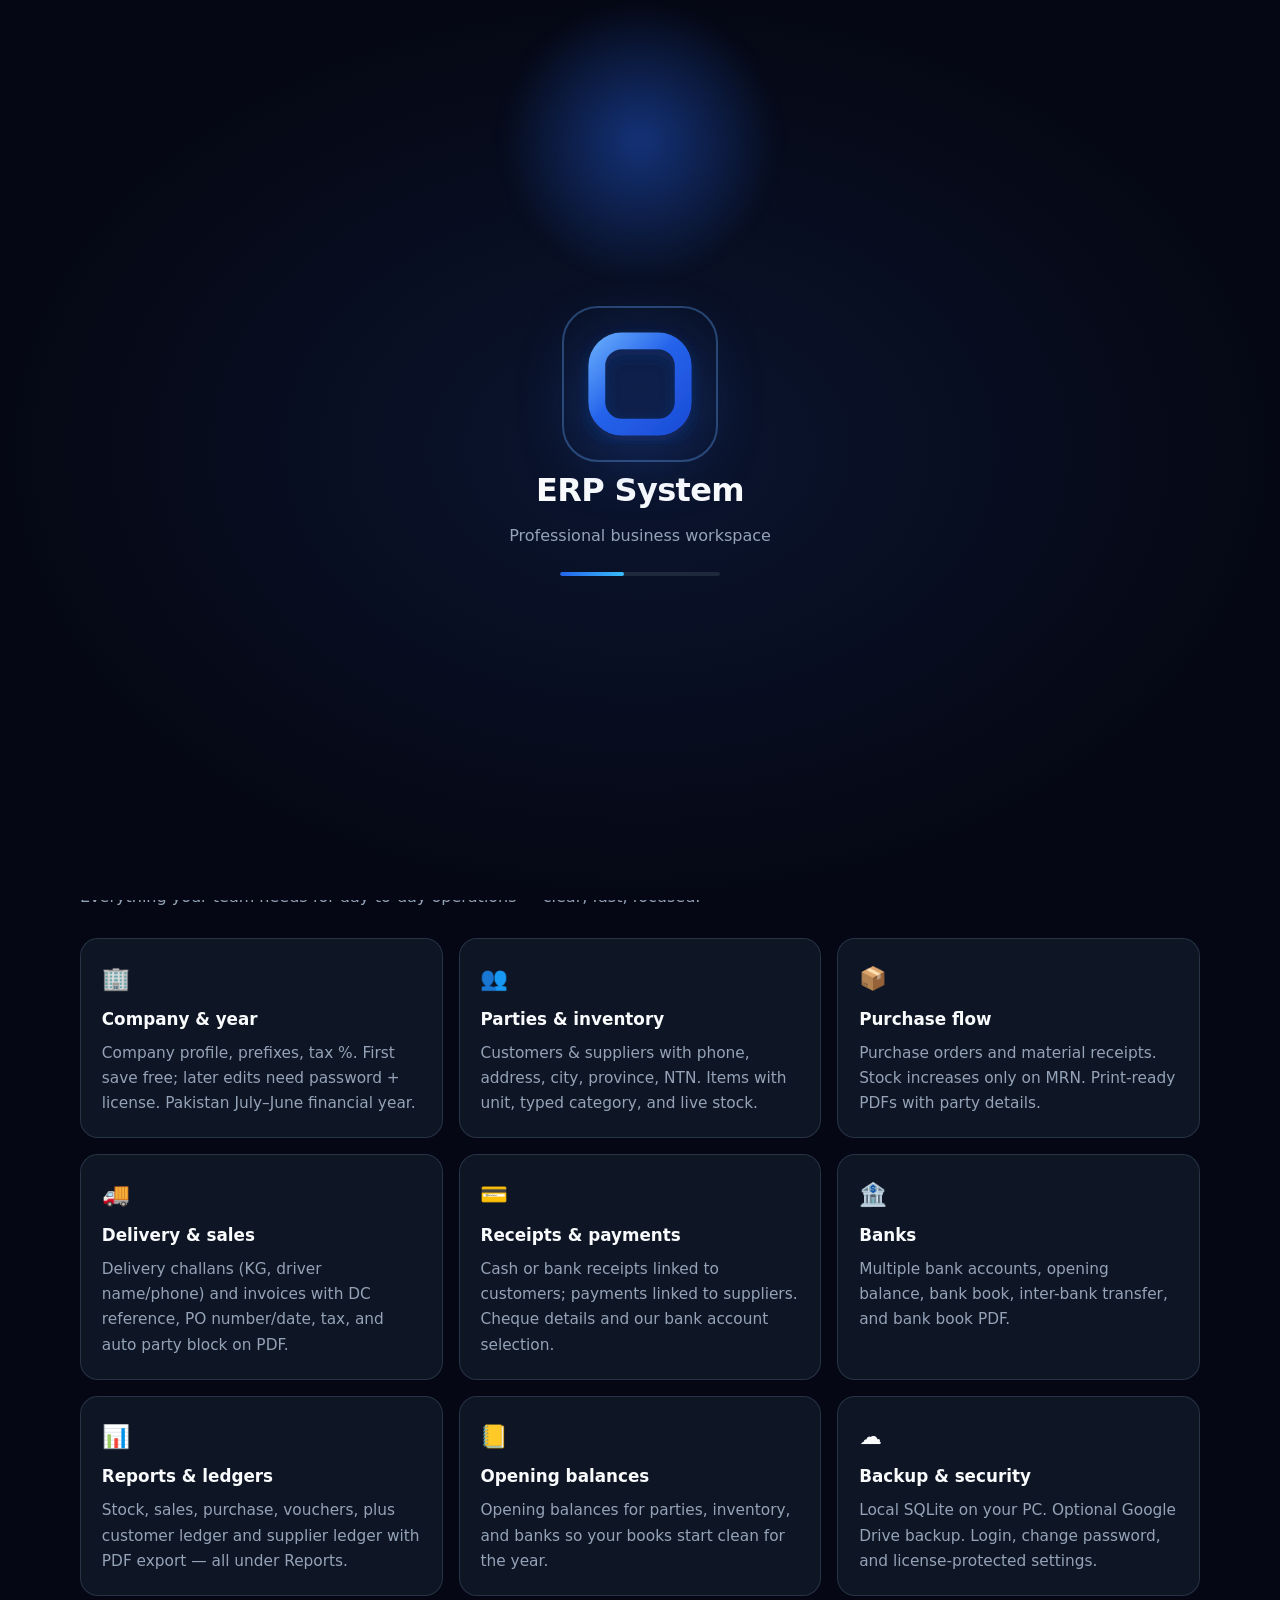
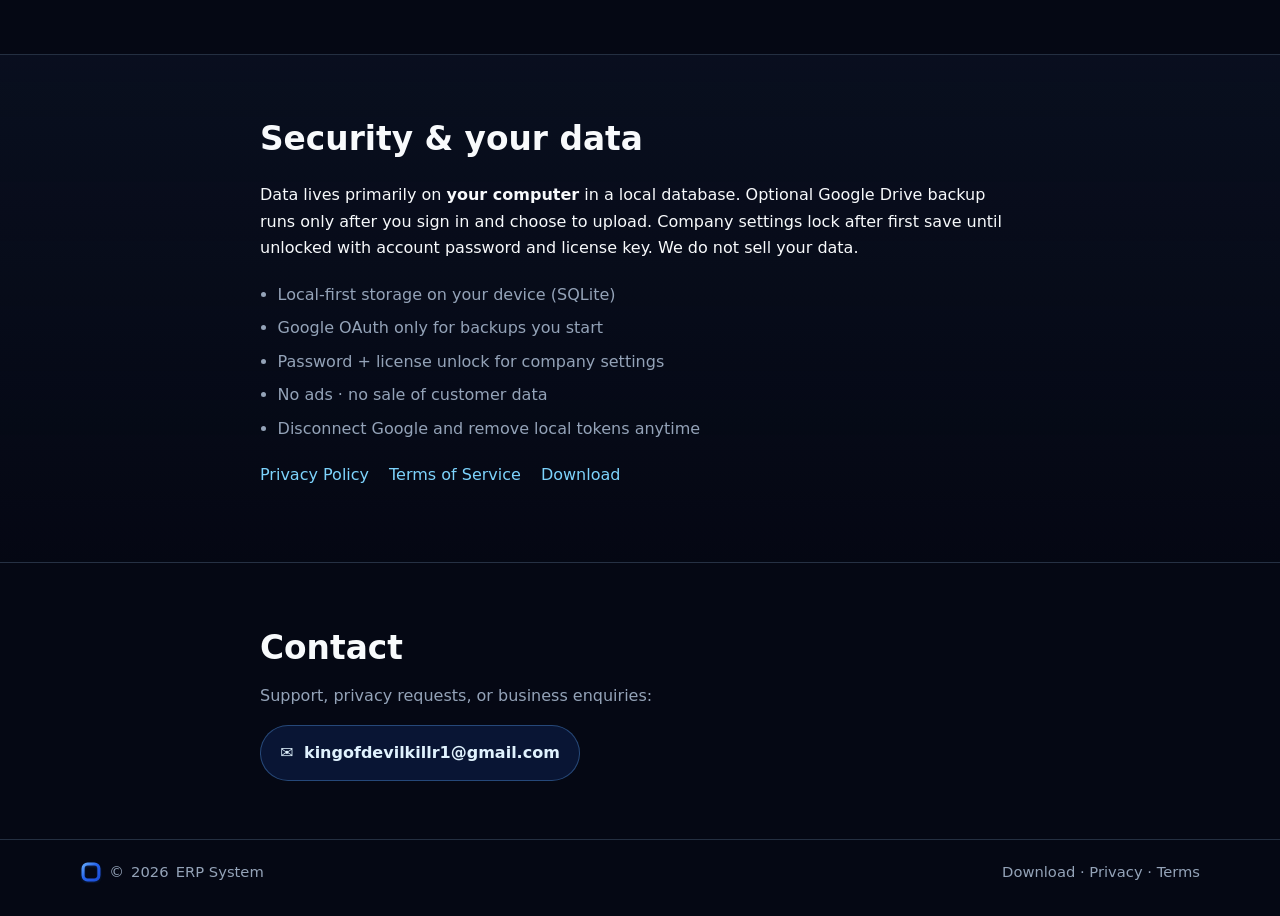
<file: index.html>
<!DOCTYPE html>
<html lang="en">
<head>
  <meta charset="UTF-8" />
  <meta name="viewport" content="width=device-width, initial-scale=1" />
  <title>ERP System — Professional Business Workspace</title>
  <meta name="description" content="ERP System is a professional Windows desktop ERP for purchase orders, material receipts, delivery challans, invoices, banks, ledgers, inventory, reports, and secure local backups." />
  <link rel="stylesheet" href="styles.css" />
  <link rel="icon" href="logo.svg" type="image/svg+xml" />
</head>
<body>
  <div id="intro" class="intro" aria-hidden="true">
    <div class="intro-glow"></div>
    <div class="intro-logo-wrap">
      <img class="intro-logo float-y" src="logo.svg" alt="ERP System" width="120" height="120" />
      <div class="intro-ring"></div>
    </div>
    <h1 class="intro-title">ERP System</h1>
    <p class="intro-sub">Professional business workspace</p>
    <div class="intro-bar"><span></span></div>
  </div>

  <div class="page">
    <div class="bg-orbs" aria-hidden="true">
      <span class="orb orb-1"></span>
      <span class="orb orb-2"></span>
      <span class="orb orb-3"></span>
    </div>

    <header class="nav">
      <div class="container nav-inner">
        <a class="brand" href="index.html">
          <img src="logo.svg" alt="" class="brand-logo" width="40" height="40" />
          <span>ERP System</span>
        </a>
        <nav>
          <a href="#features">Features</a>
          <a href="download.html">Download</a>
          <a href="privacy.html">Privacy</a>
          <a href="terms.html">Terms</a>
          <a class="btn btn-sm" href="#contact">Contact</a>
        </nav>
      </div>
    </header>

    <section class="hero">
      <div class="container hero-grid">
        <div class="reveal">
          <p class="eyebrow"><span class="pulse-dot"></span> Desktop ERP for growing businesses</p>
          <h1>Run purchase, stock, delivery, invoices & banks in one <span class="gradient-text">professional workspace</span></h1>
          <p class="lead">
            Full Windows desktop ERP: suppliers, customers, inventory, purchase orders, material receipts,
            delivery challans, invoices with DC reference, cash/bank receipts & payments, multi-bank book,
            party ledgers, reports, financial year, and local or optional Google Drive backup.
          </p>
          <div class="hero-actions">
            <a class="btn" href="download.html">Download for Windows</a>
            <a class="btn btn-ghost" href="privacy.html">Privacy Policy</a>
          </div>
        </div>
        <div class="hero-visual reveal delay-1">
          <div class="hero-card float-slow">
            <img src="logo.svg" alt="ERP" class="hero-logo spin-soft" width="88" height="88" />
            <h3>What you get</h3>
            <ul>
              <li>PO · MRN · DC · Invoice + PDF</li>
              <li>Stock in on MRN, out on DC</li>
              <li>Banks, transfers & bank book</li>
              <li>Customer & supplier ledgers</li>
              <li>License-locked company settings</li>
              <li>Local DB + optional Drive backup</li>
            </ul>
          </div>
        </div>
      </div>
    </section>

    <section id="features" class="section">
      <div class="container">
        <div class="section-head reveal">
          <h2>Core modules</h2>
          <p class="section-lead">Everything your team needs for day-to-day operations — clear, fast, focused.</p>
        </div>
        <div class="cards">
          <article class="card reveal">
            <div class="card-icon">🏢</div>
            <h3>Company & year</h3>
            <p>Company profile, prefixes, tax %. First save free; later edits need password + license. Pakistan July–June financial year.</p>
          </article>
          <article class="card reveal delay-1">
            <div class="card-icon">👥</div>
            <h3>Parties & inventory</h3>
            <p>Customers & suppliers with phone, address, city, province, NTN. Items with unit, typed category, and live stock.</p>
          </article>
          <article class="card reveal delay-2">
            <div class="card-icon">📦</div>
            <h3>Purchase flow</h3>
            <p>Purchase orders and material receipts. Stock increases only on MRN. Print-ready PDFs with party details.</p>
          </article>
          <article class="card reveal">
            <div class="card-icon">🚚</div>
            <h3>Delivery & sales</h3>
            <p>Delivery challans (KG, driver name/phone) and invoices with DC reference, PO number/date, tax, and auto party block on PDF.</p>
          </article>
          <article class="card reveal delay-1">
            <div class="card-icon">💳</div>
            <h3>Receipts & payments</h3>
            <p>Cash or bank receipts linked to customers; payments linked to suppliers. Cheque details and our bank account selection.</p>
          </article>
          <article class="card reveal delay-2">
            <div class="card-icon">🏦</div>
            <h3>Banks</h3>
            <p>Multiple bank accounts, opening balance, bank book, inter-bank transfer, and bank book PDF.</p>
          </article>
          <article class="card reveal">
            <div class="card-icon">📊</div>
            <h3>Reports & ledgers</h3>
            <p>Stock, sales, purchase, vouchers, plus customer ledger and supplier ledger with PDF export — all under Reports.</p>
          </article>
          <article class="card reveal delay-1">
            <div class="card-icon">📒</div>
            <h3>Opening balances</h3>
            <p>Opening balances for parties, inventory, and banks so your books start clean for the year.</p>
          </article>
          <article class="card reveal delay-2">
            <div class="card-icon">☁️</div>
            <h3>Backup & security</h3>
            <p>Local SQLite on your PC. Optional Google Drive backup. Login, change password, and license-protected settings.</p>
          </article>
        </div>
      </div>
    </section>

    <section id="security" class="section section-alt">
      <div class="container narrow reveal">
        <h2>Security & your data</h2>
        <p>
          Data lives primarily on <strong>your computer</strong> in a local database. Optional Google Drive backup runs only after you
          sign in and choose to upload. Company settings lock after first save until unlocked with account password and license key.
          We do not sell your data.
        </p>
        <ul class="checklist">
          <li>Local-first storage on your device (SQLite)</li>
          <li>Google OAuth only for backups you start</li>
          <li>Password + license unlock for company settings</li>
          <li>No ads · no sale of customer data</li>
          <li>Disconnect Google and remove local tokens anytime</li>
        </ul>
        <p class="links-row">
          <a href="privacy.html">Privacy Policy</a>
          <a href="terms.html">Terms of Service</a>
          <a href="download.html">Download</a>
        </p>
      </div>
    </section>

    <section id="contact" class="section">
      <div class="container narrow reveal">
        <h2>Contact</h2>
        <p class="lead-sm">Support, privacy requests, or business enquiries:</p>
        <a class="contact-pill" href="mailto:kingofdevilkillr1@gmail.com">
          <span class="mail-ico">✉</span>
          kingofdevilkillr1@gmail.com
        </a>
      </div>
    </section>

    <footer class="footer">
      <div class="container footer-inner">
        <span class="footer-brand">
          <img src="logo.svg" alt="" width="22" height="22" />
          © <span id="y"></span> ERP System
        </span>
        <span>
          <a href="download.html">Download</a>
          ·
          <a href="privacy.html">Privacy</a>
          ·
          <a href="terms.html">Terms</a>
        </span>
      </div>
    </footer>
  </div>

  <script src="main.js"></script>
</body>
</html>
</file>
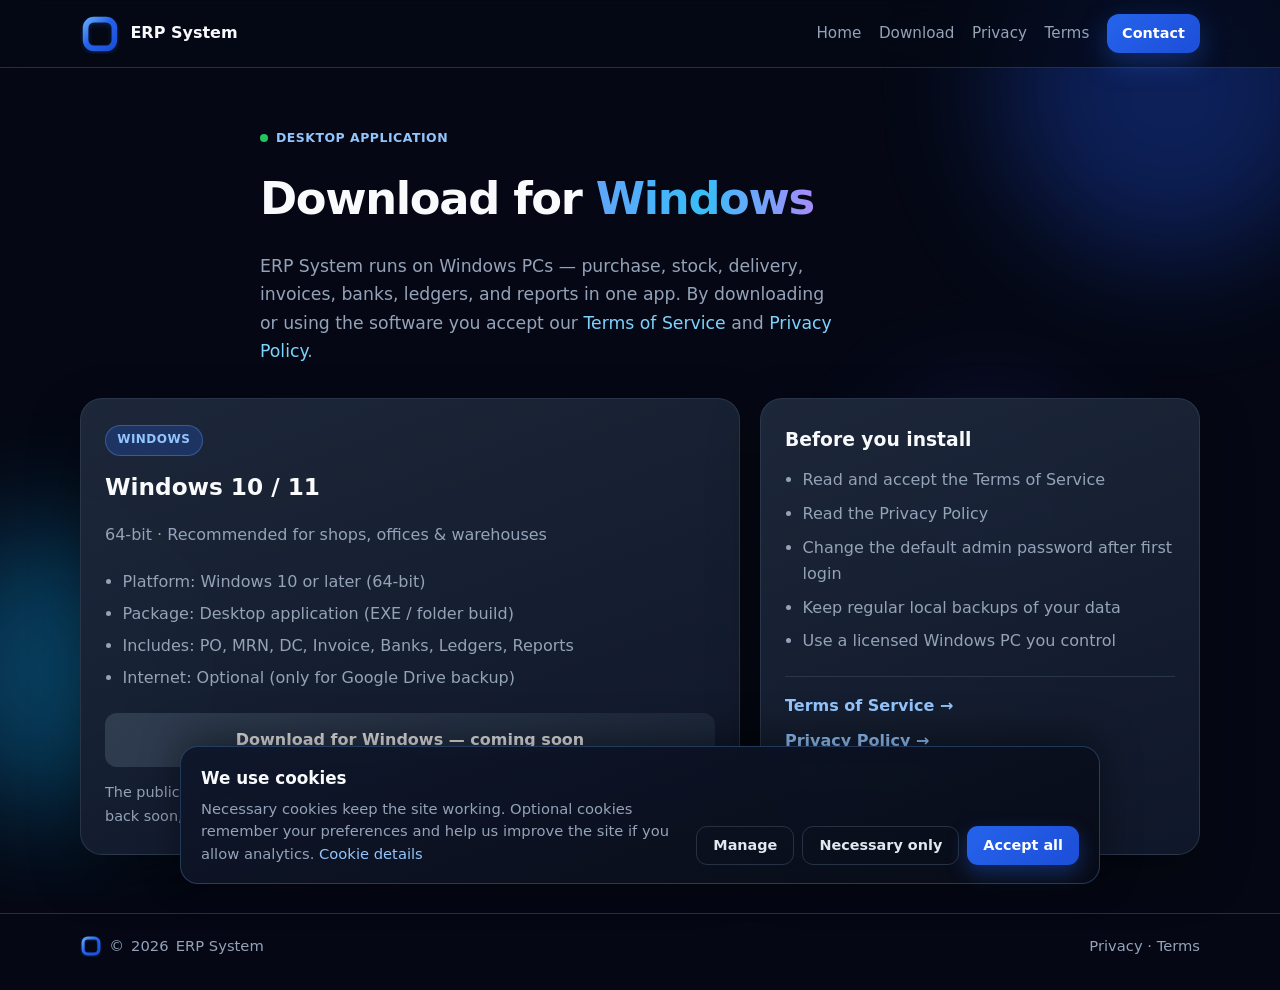
<file: download.html>
<!DOCTYPE html>
<html lang="en">
<head>
  <meta charset="UTF-8" />
  <meta name="viewport" content="width=device-width, initial-scale=1" />
  <title>Download — ERP System for Windows</title>
  <meta name="description" content="Download ERP System for Windows. Desktop ERP for PO, MRN, delivery, invoices, banks, ledgers, inventory, reports, and backups." />
  <link rel="stylesheet" href="styles.css" />
  <link rel="icon" href="logo.svg" type="image/svg+xml" />
</head>
<body>
  <div class="page">
    <div class="bg-orbs" aria-hidden="true">
      <span class="orb orb-1"></span>
      <span class="orb orb-2"></span>
      <span class="orb orb-3"></span>
    </div>

    <header class="nav">
      <div class="container nav-inner">
        <a class="brand" href="index.html">
          <img src="logo.svg" alt="" class="brand-logo" width="40" height="40" />
          <span>ERP System</span>
        </a>
        <nav>
          <a href="index.html">Home</a>
          <a href="download.html">Download</a>
          <a href="privacy.html">Privacy</a>
          <a href="terms.html">Terms</a>
          <a class="btn btn-sm" href="index.html#contact">Contact</a>
        </nav>
      </div>
    </header>

    <section class="section download-hero">
      <div class="container narrow reveal show">
        <p class="eyebrow"><span class="pulse-dot"></span> Desktop application</p>
        <h1>Download for <span class="gradient-text">Windows</span></h1>
        <p class="lead">
          ERP System runs on Windows PCs — purchase, stock, delivery, invoices, banks, ledgers, and reports in one app.
          By downloading or using the software you accept our
          <a href="terms.html">Terms of Service</a> and
          <a href="privacy.html">Privacy Policy</a>.
        </p>
      </div>

      <div class="container download-grid">
        <article class="download-card reveal show">
          <div class="download-os">
            <span class="os-badge">Windows</span>
            <h2>Windows 10 / 11</h2>
            <p class="muted">64-bit · Recommended for shops, offices & warehouses</p>
          </div>
          <ul class="download-meta">
            <li>Platform: Windows 10 or later (64-bit)</li>
            <li>Package: Desktop application (EXE / folder build)</li>
            <li>Includes: PO, MRN, DC, Invoice, Banks, Ledgers, Reports</li>
            <li>Internet: Optional (only for Google Drive backup)</li>
          </ul>
          <!-- Replace href when official build is ready -->
          <a class="btn download-btn" id="win-download" href="#" aria-disabled="true">
            Download for Windows — coming soon
          </a>
          <p class="download-note muted">
            The public Windows installer will be linked here when the release is ready.
            Check back soon, or contact us for early access.
          </p>
        </article>

        <article class="download-side reveal show delay-1">
          <h3>Before you install</h3>
          <ul class="checklist">
            <li>Read and accept the Terms of Service</li>
            <li>Read the Privacy Policy</li>
            <li>Change the default admin password after first login</li>
            <li>Keep regular local backups of your data</li>
            <li>Use a licensed Windows PC you control</li>
          </ul>
          <div class="download-links">
            <a href="terms.html">Terms of Service →</a>
            <a href="privacy.html">Privacy Policy →</a>
            <a href="mailto:kingofdevilkillr1@gmail.com">Contact support →</a>
          </div>
        </article>
      </div>
    </section>

    <footer class="footer">
      <div class="container footer-inner">
        <span class="footer-brand">
          <img src="logo.svg" alt="" width="22" height="22" />
          © <span id="y"></span> ERP System
        </span>
        <span>
          <a href="privacy.html">Privacy</a>
          ·
          <a href="terms.html">Terms</a>
        </span>
      </div>
    </footer>
  </div>
  <script src="main.js"></script>
</body>
</html>
</file>
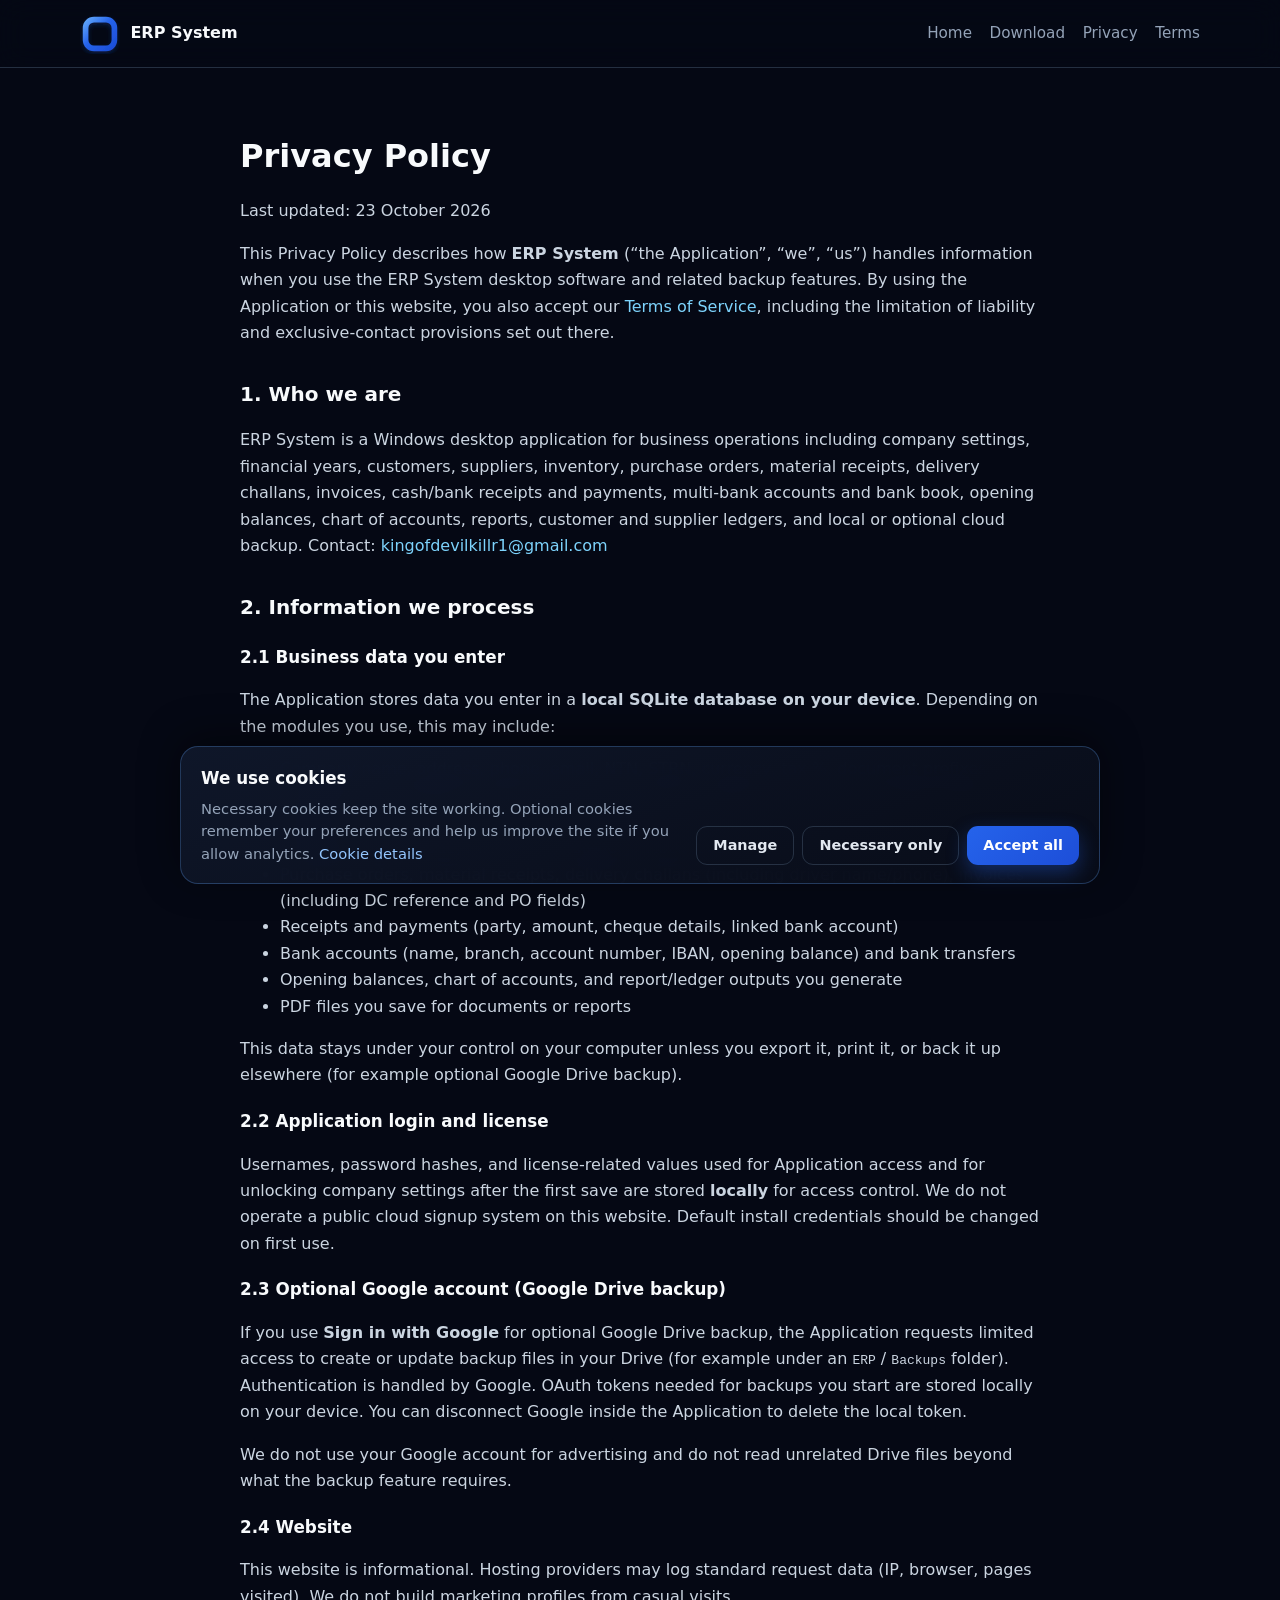
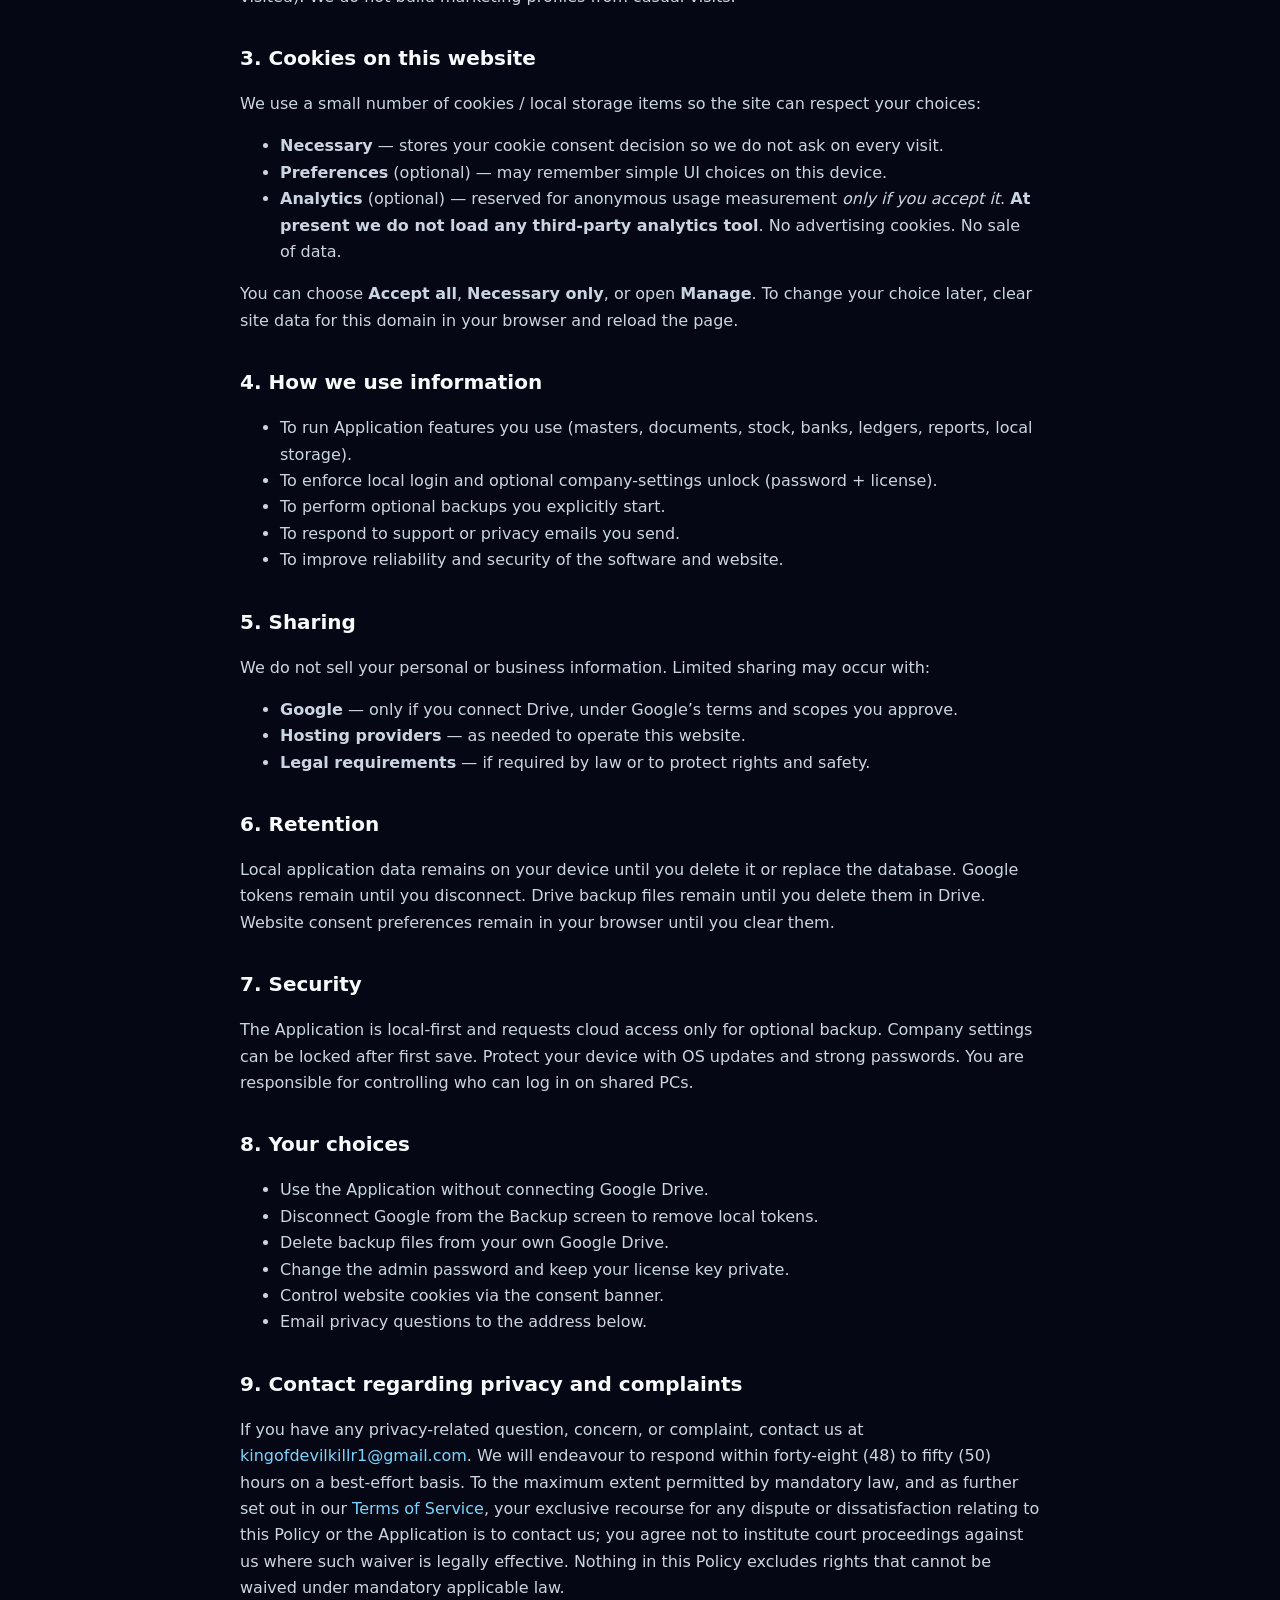
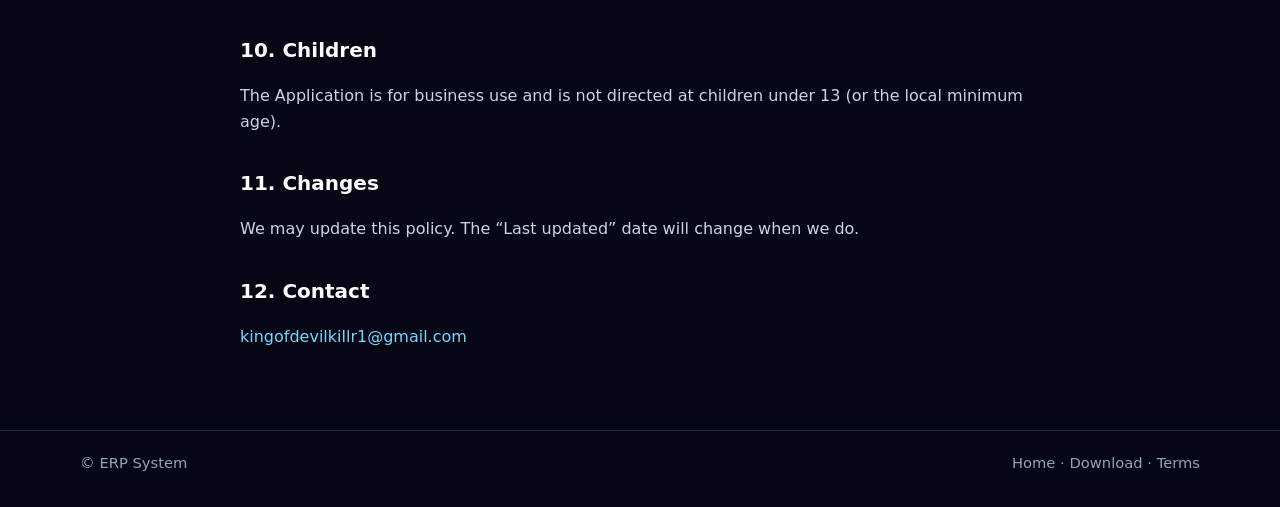
<file: privacy.html>
<!DOCTYPE html>
<html lang="en">
<head>
  <meta charset="UTF-8" />
  <meta name="viewport" content="width=device-width, initial-scale=1" />
  <title>Privacy Policy — ERP System</title>
  <link rel="stylesheet" href="styles.css" />
  <link rel="icon" href="logo.svg" type="image/svg+xml" />
</head>
<body class="legal-page">
  <header class="nav">
    <div class="container nav-inner">
      <a class="brand" href="index.html">
        <img src="logo.svg" alt="" class="brand-logo" width="40" height="40" />
        <span>ERP System</span>
      </a>
      <nav>
        <a href="index.html">Home</a>
        <a href="download.html">Download</a>
        <a href="privacy.html">Privacy</a>
        <a href="terms.html">Terms</a>
      </nav>
    </div>
  </header>

  <main class="legal container">
    <h1>Privacy Policy</h1>
    <p class="muted">Last updated: 23 October 2026</p>

    <p>
      This Privacy Policy describes how <strong>ERP System</strong> (“the Application”, “we”, “us”)
      handles information when you use the ERP System desktop software and related backup features.
      By using the Application or this website, you also accept our
      <a href="terms.html">Terms of Service</a>, including the limitation of liability and
      exclusive-contact provisions set out there.
    </p>

    <h2>1. Who we are</h2>
    <p>
      ERP System is a Windows desktop application for business operations including company settings,
      financial years, customers, suppliers, inventory, purchase orders, material receipts,
      delivery challans, invoices, cash/bank receipts and payments, multi-bank accounts and bank book,
      opening balances, chart of accounts, reports, customer and supplier ledgers, and local or optional cloud backup.
      Contact: <a href="mailto:kingofdevilkillr1@gmail.com">kingofdevilkillr1@gmail.com</a>
    </p>

    <h2>2. Information we process</h2>
    <h3>2.1 Business data you enter</h3>
    <p>
      The Application stores data you enter in a <strong>local SQLite database on your device</strong>.
      Depending on the modules you use, this may include:
    </p>
    <ul>
      <li>Company name, address, phone, email, NTN, STRN, currency, tax %, document prefixes</li>
      <li>Customer and supplier records (code, name, phone, address, city, province, NTN, opening balance)</li>
      <li>Inventory items (code, name, unit, category, stock levels)</li>
      <li>Purchase orders, material receipts, delivery challans (including driver name/phone), invoices (including DC reference and PO fields)</li>
      <li>Receipts and payments (party, amount, cheque details, linked bank account)</li>
      <li>Bank accounts (name, branch, account number, IBAN, opening balance) and bank transfers</li>
      <li>Opening balances, chart of accounts, and report/ledger outputs you generate</li>
      <li>PDF files you save for documents or reports</li>
    </ul>
    <p>
      This data stays under your control on your computer unless you export it, print it, or back it up elsewhere
      (for example optional Google Drive backup).
    </p>

    <h3>2.2 Application login and license</h3>
    <p>
      Usernames, password hashes, and license-related values used for Application access and for unlocking
      company settings after the first save are stored <strong>locally</strong> for access control.
      We do not operate a public cloud signup system on this website. Default install credentials should be
      changed on first use.
    </p>

    <h3>2.3 Optional Google account (Google Drive backup)</h3>
    <p>
      If you use <strong>Sign in with Google</strong> for optional Google Drive backup, the Application
      requests limited access to create or update backup files in your Drive
      (for example under an <code>ERP</code> / <code>Backups</code> folder).
      Authentication is handled by Google. OAuth tokens needed for backups you start are stored
      locally on your device. You can disconnect Google inside the Application to delete the local token.
    </p>
    <p>
      We do not use your Google account for advertising and do not read unrelated Drive files
      beyond what the backup feature requires.
    </p>

    <h3>2.4 Website</h3>
    <p>
      This website is informational. Hosting providers may log standard request data
      (IP, browser, pages visited). We do not build marketing profiles from casual visits.
    </p>

    <h2 id="cookies">3. Cookies on this website</h2>
    <p>We use a small number of cookies / local storage items so the site can respect your choices:</p>
    <ul>
      <li><strong>Necessary</strong> — stores your cookie consent decision so we do not ask on every visit.</li>
      <li><strong>Preferences</strong> (optional) — may remember simple UI choices on this device.</li>
      <li>
        <strong>Analytics</strong> (optional) — reserved for anonymous usage measurement <em>only if you accept it</em>.
        <strong>At present we do not load any third-party analytics tool</strong>.
        No advertising cookies. No sale of data.
      </li>
    </ul>
    <p>
      You can choose <strong>Accept all</strong>, <strong>Necessary only</strong>, or open <strong>Manage</strong>.
      To change your choice later, clear site data for this domain in your browser and reload the page.
    </p>

    <h2>4. How we use information</h2>
    <ul>
      <li>To run Application features you use (masters, documents, stock, banks, ledgers, reports, local storage).</li>
      <li>To enforce local login and optional company-settings unlock (password + license).</li>
      <li>To perform optional backups you explicitly start.</li>
      <li>To respond to support or privacy emails you send.</li>
      <li>To improve reliability and security of the software and website.</li>
    </ul>

    <h2>5. Sharing</h2>
    <p>We do not sell your personal or business information. Limited sharing may occur with:</p>
    <ul>
      <li><strong>Google</strong> — only if you connect Drive, under Google’s terms and scopes you approve.</li>
      <li><strong>Hosting providers</strong> — as needed to operate this website.</li>
      <li><strong>Legal requirements</strong> — if required by law or to protect rights and safety.</li>
    </ul>

    <h2>6. Retention</h2>
    <p>
      Local application data remains on your device until you delete it or replace the database.
      Google tokens remain until you disconnect. Drive backup files remain until you delete them in Drive.
      Website consent preferences remain in your browser until you clear them.
    </p>

    <h2>7. Security</h2>
    <p>
      The Application is local-first and requests cloud access only for optional backup.
      Company settings can be locked after first save. Protect your device with OS updates and strong passwords.
      You are responsible for controlling who can log in on shared PCs.
    </p>

    <h2>8. Your choices</h2>
    <ul>
      <li>Use the Application without connecting Google Drive.</li>
      <li>Disconnect Google from the Backup screen to remove local tokens.</li>
      <li>Delete backup files from your own Google Drive.</li>
      <li>Change the admin password and keep your license key private.</li>
      <li>Control website cookies via the consent banner.</li>
      <li>Email privacy questions to the address below.</li>
    </ul>

    <h2>9. Contact regarding privacy and complaints</h2>
    <p>
      If you have any privacy-related question, concern, or complaint, contact us at
      <a href="mailto:kingofdevilkillr1@gmail.com">kingofdevilkillr1@gmail.com</a>.
      We will endeavour to respond within forty-eight (48) to fifty (50) hours on a best-effort basis.
      To the maximum extent permitted by mandatory law, and as further set out in our
      <a href="terms.html">Terms of Service</a>, your exclusive recourse for any dispute or dissatisfaction
      relating to this Policy or the Application is to contact us; you agree not to institute court
      proceedings against us where such waiver is legally effective. Nothing in this Policy excludes
      rights that cannot be waived under mandatory applicable law.
    </p>

    <h2>10. Children</h2>
    <p>The Application is for business use and is not directed at children under 13 (or the local minimum age).</p>

    <h2>11. Changes</h2>
    <p>We may update this policy. The “Last updated” date will change when we do.</p>

    <h2>12. Contact</h2>
    <p><a href="mailto:kingofdevilkillr1@gmail.com">kingofdevilkillr1@gmail.com</a></p>
  </main>

  <footer class="footer">
    <div class="container footer-inner">
      <span>© ERP System</span>
      <span><a href="index.html">Home</a> · <a href="download.html">Download</a> · <a href="terms.html">Terms</a></span>
    </div>
  </footer>
  <script src="main.js"></script>
</body>
</html>
</file>
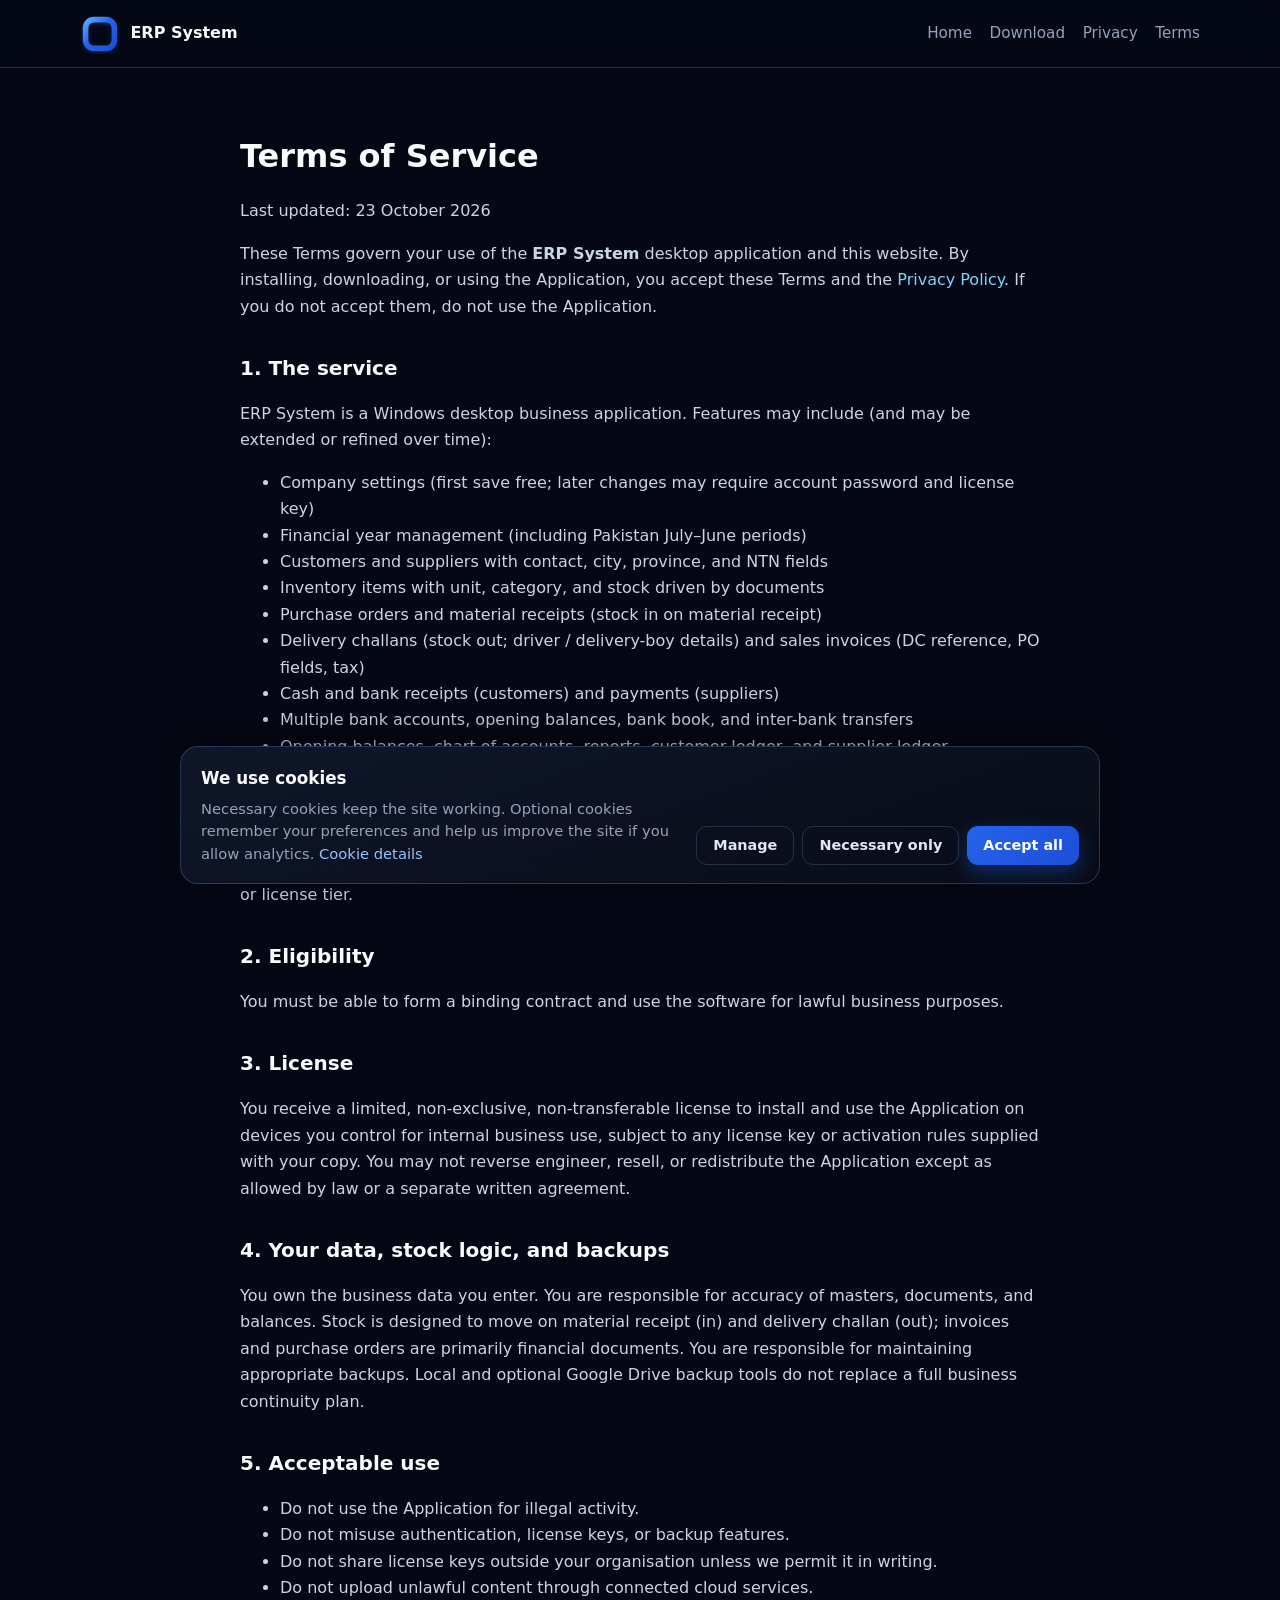
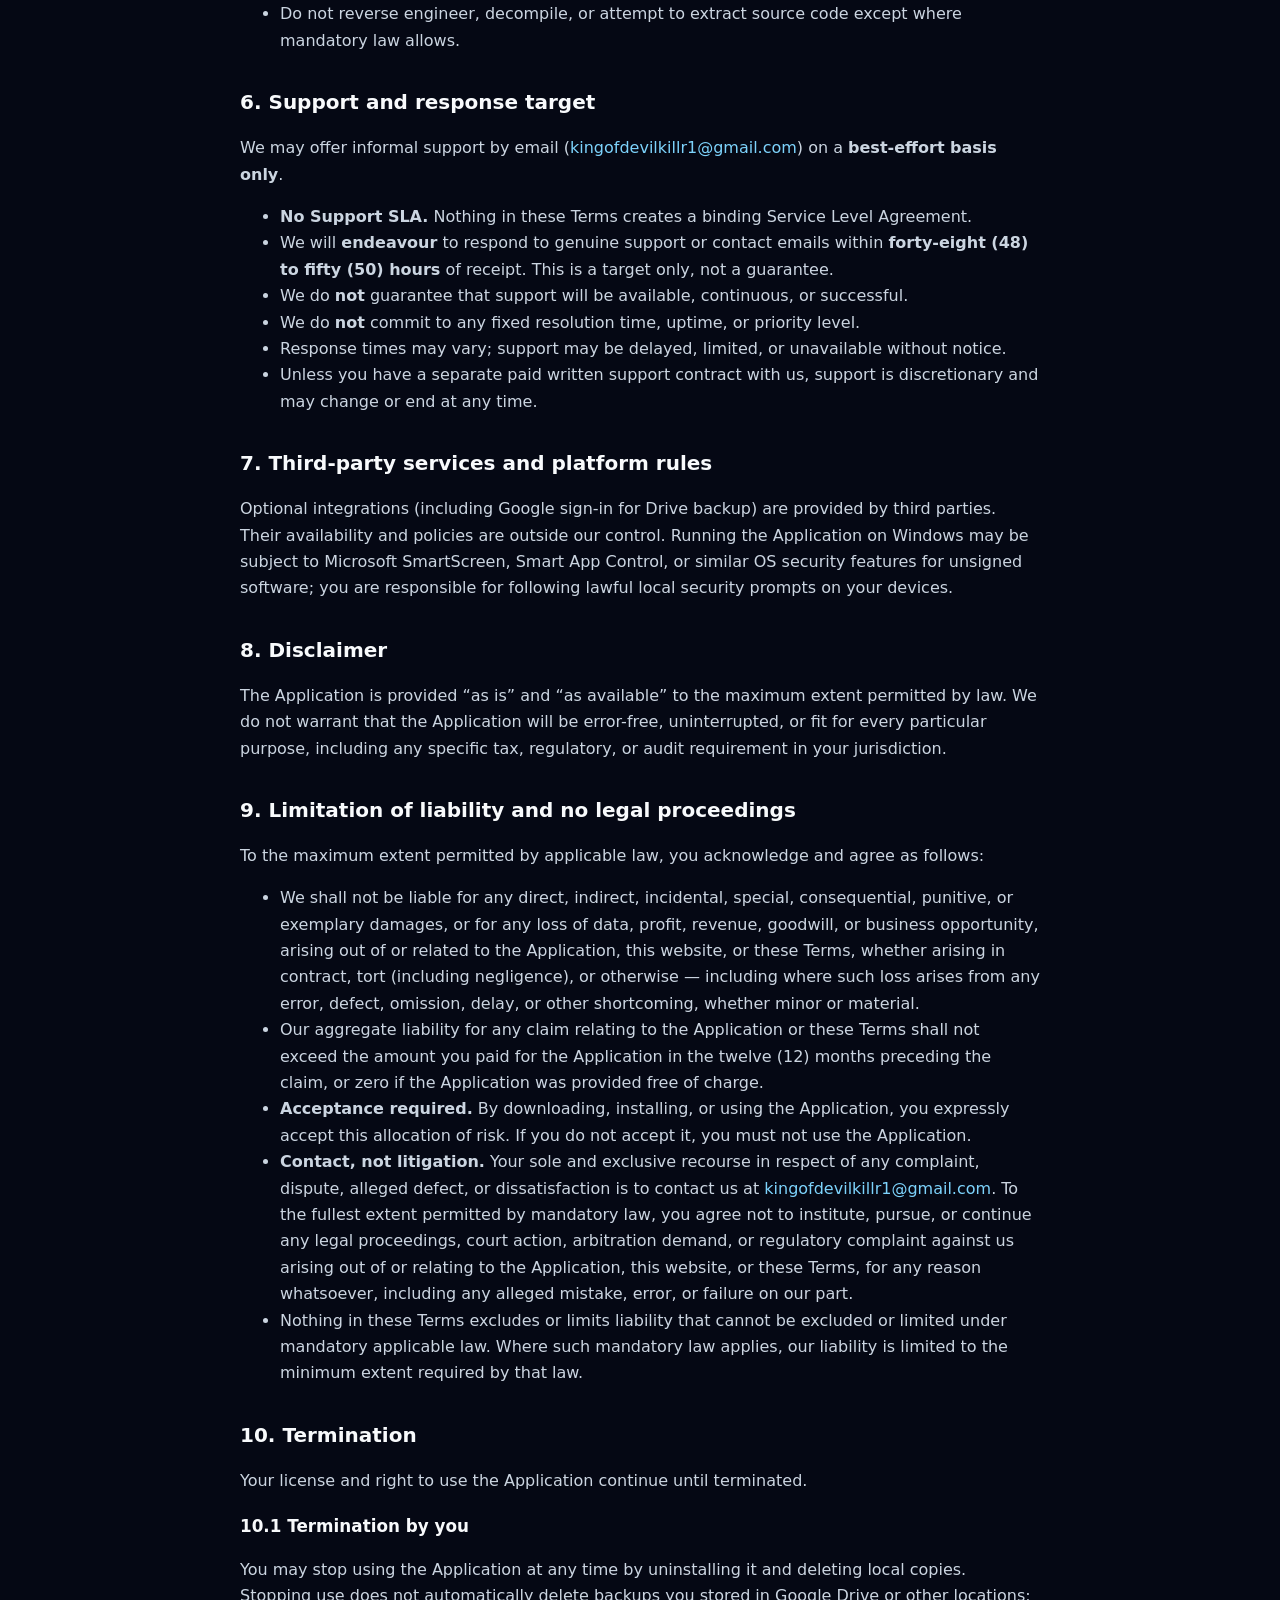
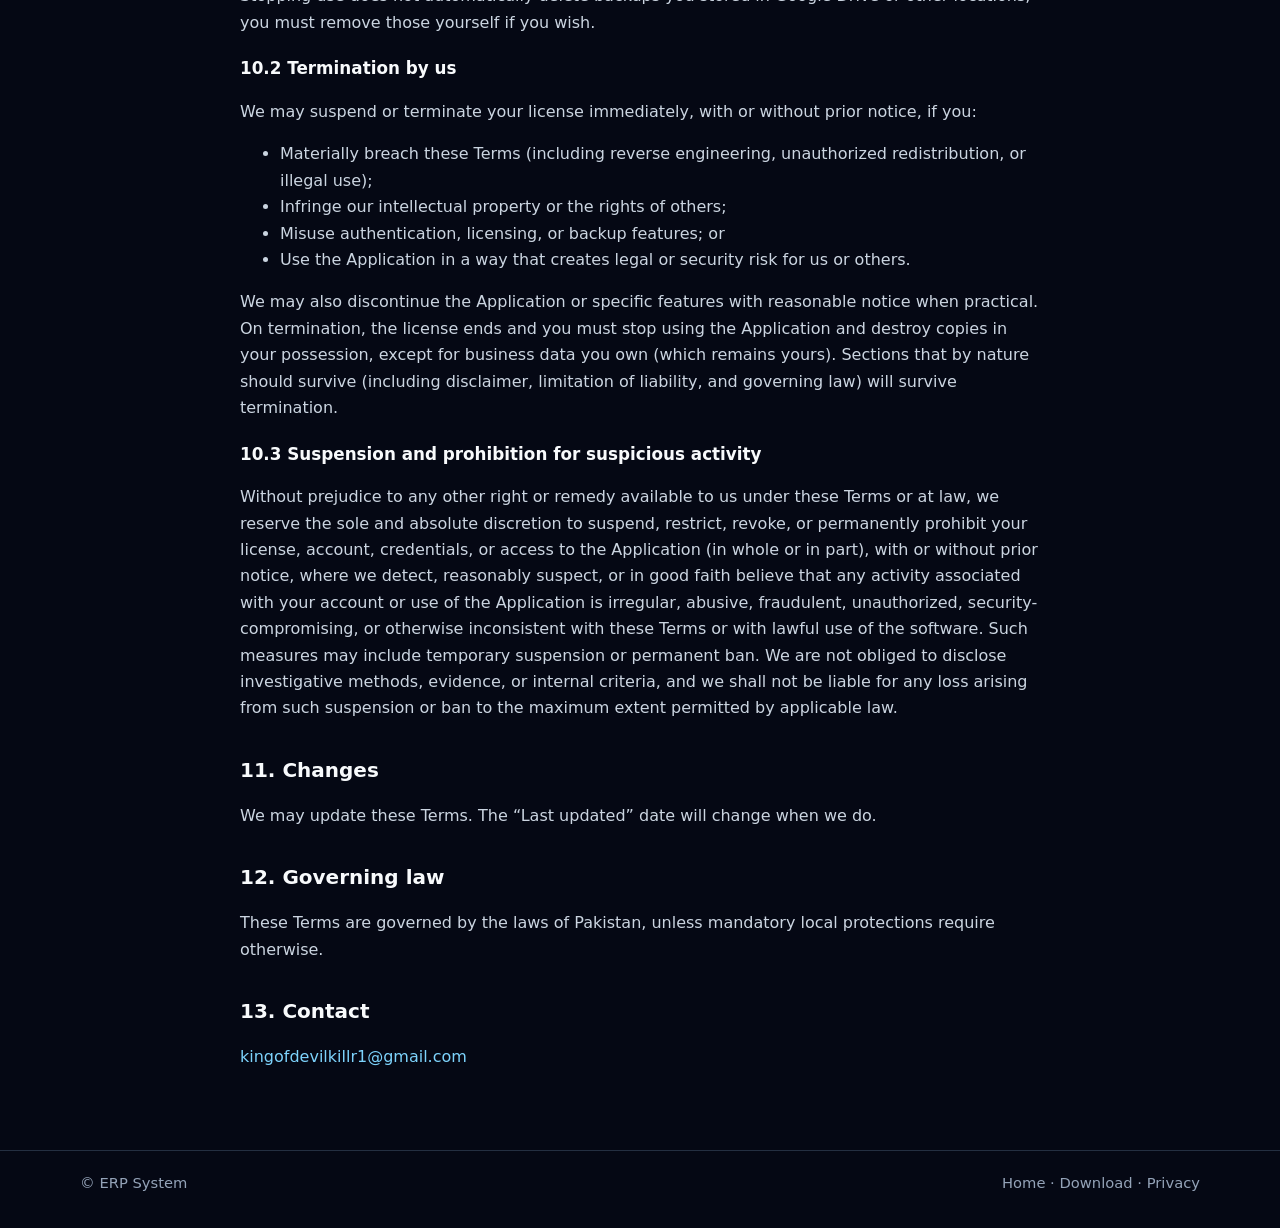
<file: terms.html>
<!DOCTYPE html>
<html lang="en">
<head>
  <meta charset="UTF-8" />
  <meta name="viewport" content="width=device-width, initial-scale=1" />
  <title>Terms of Service — ERP System</title>
  <link rel="stylesheet" href="styles.css" />
  <link rel="icon" href="logo.svg" type="image/svg+xml" />
</head>
<body class="legal-page">
  <header class="nav">
    <div class="container nav-inner">
      <a class="brand" href="index.html">
        <img src="logo.svg" alt="" class="brand-logo" width="40" height="40" />
        <span>ERP System</span>
      </a>
      <nav>
        <a href="index.html">Home</a>
        <a href="download.html">Download</a>
        <a href="privacy.html">Privacy</a>
        <a href="terms.html">Terms</a>
      </nav>
    </div>
  </header>

  <main class="legal container">
    <h1>Terms of Service</h1>
    <p class="muted">Last updated: 23 October 2026</p>

    <p>
      These Terms govern your use of the <strong>ERP System</strong> desktop application and this website.
      By installing, downloading, or using the Application, you accept these Terms and the
      <a href="privacy.html">Privacy Policy</a>. If you do not accept them, do not use the Application.
    </p>

    <h2>1. The service</h2>
    <p>
      ERP System is a Windows desktop business application. Features may include (and may be extended or refined over time):
    </p>
    <ul>
      <li>Company settings (first save free; later changes may require account password and license key)</li>
      <li>Financial year management (including Pakistan July–June periods)</li>
      <li>Customers and suppliers with contact, city, province, and NTN fields</li>
      <li>Inventory items with unit, category, and stock driven by documents</li>
      <li>Purchase orders and material receipts (stock in on material receipt)</li>
      <li>Delivery challans (stock out; driver / delivery-boy details) and sales invoices (DC reference, PO fields, tax)</li>
      <li>Cash and bank receipts (customers) and payments (suppliers)</li>
      <li>Multiple bank accounts, opening balances, bank book, and inter-bank transfers</li>
      <li>Opening balances, chart of accounts, reports, customer ledger, and supplier ledger</li>
      <li>PDF generation for documents and reports</li>
      <li>Local database storage and optional Google Drive backup</li>
      <li>User login, password change, and related local security controls</li>
    </ul>
    <p>Features may change as the product improves. Not every feature may be available in every build or license tier.</p>

    <h2>2. Eligibility</h2>
    <p>You must be able to form a binding contract and use the software for lawful business purposes.</p>

    <h2>3. License</h2>
    <p>
      You receive a limited, non-exclusive, non-transferable license to install and use the Application
      on devices you control for internal business use, subject to any license key or activation rules
      supplied with your copy. You may not reverse engineer, resell, or redistribute the Application
      except as allowed by law or a separate written agreement.
    </p>

    <h2>4. Your data, stock logic, and backups</h2>
    <p>
      You own the business data you enter. You are responsible for accuracy of masters, documents, and balances.
      Stock is designed to move on material receipt (in) and delivery challan (out); invoices and purchase orders
      are primarily financial documents. You are responsible for maintaining appropriate backups.
      Local and optional Google Drive backup tools do not replace a full business continuity plan.
    </p>

    <h2>5. Acceptable use</h2>
    <ul>
      <li>Do not use the Application for illegal activity.</li>
      <li>Do not misuse authentication, license keys, or backup features.</li>
      <li>Do not share license keys outside your organisation unless we permit it in writing.</li>
      <li>Do not upload unlawful content through connected cloud services.</li>
      <li>Do not reverse engineer, decompile, or attempt to extract source code except where mandatory law allows.</li>
    </ul>

    <h2>6. Support and response target</h2>
    <p>
      We may offer informal support by email
      (<a href="mailto:kingofdevilkillr1@gmail.com">kingofdevilkillr1@gmail.com</a>) on a
      <strong>best-effort basis only</strong>.
    </p>
    <ul>
      <li><strong>No Support SLA.</strong> Nothing in these Terms creates a binding Service Level Agreement.</li>
      <li>We will <strong>endeavour</strong> to respond to genuine support or contact emails within
        <strong>forty-eight (48) to fifty (50) hours</strong> of receipt. This is a target only, not a guarantee.</li>
      <li>We do <strong>not</strong> guarantee that support will be available, continuous, or successful.</li>
      <li>We do <strong>not</strong> commit to any fixed resolution time, uptime, or priority level.</li>
      <li>Response times may vary; support may be delayed, limited, or unavailable without notice.</li>
      <li>Unless you have a separate paid written support contract with us, support is discretionary and may change or end at any time.</li>
    </ul>

    <h2>7. Third-party services and platform rules</h2>
    <p>
      Optional integrations (including Google sign-in for Drive backup) are provided by third parties.
      Their availability and policies are outside our control. Running the Application on Windows may be
      subject to Microsoft SmartScreen, Smart App Control, or similar OS security features for unsigned software;
      you are responsible for following lawful local security prompts on your devices.
    </p>

    <h2>8. Disclaimer</h2>
    <p>
      The Application is provided “as is” and “as available” to the maximum extent permitted by law.
      We do not warrant that the Application will be error-free, uninterrupted, or fit for every particular purpose,
      including any specific tax, regulatory, or audit requirement in your jurisdiction.
    </p>

    <h2>9. Limitation of liability and no legal proceedings</h2>
    <p>
      To the maximum extent permitted by applicable law, you acknowledge and agree as follows:
    </p>
    <ul>
      <li>
        We shall not be liable for any direct, indirect, incidental, special, consequential, punitive,
        or exemplary damages, or for any loss of data, profit, revenue, goodwill, or business opportunity,
        arising out of or related to the Application, this website, or these Terms, whether arising in
        contract, tort (including negligence), or otherwise — including where such loss arises from any
        error, defect, omission, delay, or other shortcoming, whether minor or material.
      </li>
      <li>
        Our aggregate liability for any claim relating to the Application or these Terms shall not exceed
        the amount you paid for the Application in the twelve (12) months preceding the claim, or zero
        if the Application was provided free of charge.
      </li>
      <li>
        <strong>Acceptance required.</strong> By downloading, installing, or using the Application, you
        expressly accept this allocation of risk. If you do not accept it, you must not use the Application.
      </li>
      <li>
        <strong>Contact, not litigation.</strong> Your sole and exclusive recourse in respect of any
        complaint, dispute, alleged defect, or dissatisfaction is to contact us at
        <a href="mailto:kingofdevilkillr1@gmail.com">kingofdevilkillr1@gmail.com</a>.
        To the fullest extent permitted by mandatory law, you agree not to institute, pursue, or continue
        any legal proceedings, court action, arbitration demand, or regulatory complaint against us
        arising out of or relating to the Application, this website, or these Terms, for any reason
        whatsoever, including any alleged mistake, error, or failure on our part.
      </li>
      <li>
        Nothing in these Terms excludes or limits liability that cannot be excluded or limited under
        mandatory applicable law. Where such mandatory law applies, our liability is limited to the
        minimum extent required by that law.
      </li>
    </ul>

    <h2>10. Termination</h2>
    <p>Your license and right to use the Application continue until terminated.</p>
    <h3>10.1 Termination by you</h3>
    <p>
      You may stop using the Application at any time by uninstalling it and deleting local copies.
      Stopping use does not automatically delete backups you stored in Google Drive or other locations;
      you must remove those yourself if you wish.
    </p>
    <h3>10.2 Termination by us</h3>
    <p>We may suspend or terminate your license immediately, with or without prior notice, if you:</p>
    <ul>
      <li>Materially breach these Terms (including reverse engineering, unauthorized redistribution, or illegal use);</li>
      <li>Infringe our intellectual property or the rights of others;</li>
      <li>Misuse authentication, licensing, or backup features; or</li>
      <li>Use the Application in a way that creates legal or security risk for us or others.</li>
    </ul>
    <p>
      We may also discontinue the Application or specific features with reasonable notice when practical.
      On termination, the license ends and you must stop using the Application and destroy copies in your possession,
      except for business data you own (which remains yours). Sections that by nature should survive
      (including disclaimer, limitation of liability, and governing law) will survive termination.
    </p>
    <h3>10.3 Suspension and prohibition for suspicious activity</h3>
    <p>
      Without prejudice to any other right or remedy available to us under these Terms or at law,
      we reserve the sole and absolute discretion to suspend, restrict, revoke, or permanently prohibit
      your license, account, credentials, or access to the Application (in whole or in part), with or
      without prior notice, where we detect, reasonably suspect, or in good faith believe that any
      activity associated with your account or use of the Application is irregular, abusive,
      fraudulent, unauthorized, security-compromising, or otherwise inconsistent with these Terms
      or with lawful use of the software. Such measures may include temporary suspension or permanent
      ban. We are not obliged to disclose investigative methods, evidence, or internal criteria, and
      we shall not be liable for any loss arising from such suspension or ban to the maximum extent
      permitted by applicable law.
    </p>

    <h2>11. Changes</h2>
    <p>We may update these Terms. The “Last updated” date will change when we do.</p>

    <h2>12. Governing law</h2>
    <p>These Terms are governed by the laws of Pakistan, unless mandatory local protections require otherwise.</p>

    <h2>13. Contact</h2>
    <p><a href="mailto:kingofdevilkillr1@gmail.com">kingofdevilkillr1@gmail.com</a></p>
  </main>

  <footer class="footer">
    <div class="container footer-inner">
      <span>© ERP System</span>
      <span><a href="index.html">Home</a> · <a href="download.html">Download</a> · <a href="privacy.html">Privacy</a></span>
    </div>
  </footer>
  <script src="main.js"></script>
</body>
</html>
</file>
<file: styles.css>
:root {
  --bg: #050814;
  --bg-alt: #0a1020;
  --card: rgba(17, 24, 39, 0.85);
  --text: #f8fafc;
  --muted: #94a3b8;
  --line: rgba(51, 65, 85, 0.7);
  --brand: #2563eb;
  --brand-2: #38bdf8;
  --radius: 18px;
  --max: 1120px;
  --font: system-ui, -apple-system, "Segoe UI", Roboto, Helvetica, Arial, sans-serif;
}

* { box-sizing: border-box; }
html { scroll-behavior: smooth; }
body {
  margin: 0;
  font-family: var(--font);
  background: var(--bg);
  color: var(--text);
  line-height: 1.65;
  overflow-x: hidden;
}
a { color: #7dd3fc; text-decoration: none; }
a:hover { text-decoration: underline; }

.container { width: min(100% - 2rem, var(--max)); margin-inline: auto; }
.narrow { width: min(100% - 2rem, 760px); }

.intro {
  position: fixed; inset: 0; z-index: 1000;
  display: grid; place-content: center; justify-items: center;
  background: radial-gradient(ellipse at center, #0b1530 0%, #050814 70%);
  transition: opacity 0.7s ease, visibility 0.7s;
}
.intro.hide { opacity: 0; visibility: hidden; pointer-events: none; }
.intro-glow {
  position: absolute; width: 280px; height: 280px; border-radius: 50%;
  background: radial-gradient(circle, rgba(37,99,235,0.45), transparent 70%);
  filter: blur(8px); animation: pulse-glow 2.2s ease-in-out infinite;
}
.intro-logo-wrap { position: relative; z-index: 1; margin-bottom: 1.25rem; }
.intro-logo { display: block; filter: drop-shadow(0 12px 30px rgba(37,99,235,0.5)); }
.intro-ring {
  position: absolute; inset: -18px; border-radius: 36px;
  border: 2px solid rgba(96,165,250,0.35);
  animation: ring-spin 4s linear infinite;
}
.intro-title { margin: 0; font-size: 2rem; letter-spacing: -0.02em; animation: fade-up 0.8s 0.2s both; }
.intro-sub { margin: 0.4rem 0 1.4rem; color: var(--muted); animation: fade-up 0.8s 0.35s both; }
.intro-bar {
  width: 160px; height: 4px; border-radius: 99px; background: #1e293b; overflow: hidden;
  animation: fade-up 0.8s 0.5s both;
}
.intro-bar span {
  display: block; height: 100%; width: 40%;
  background: linear-gradient(90deg, var(--brand), var(--brand-2));
  border-radius: 99px; animation: bar-slide 1.1s ease-in-out infinite;
}

.page { position: relative; min-height: 100vh; }
.bg-orbs { position: fixed; inset: 0; pointer-events: none; z-index: 0; overflow: hidden; }
.orb {
  position: absolute; border-radius: 50%; filter: blur(60px); opacity: 0.35;
  animation: drift 18s ease-in-out infinite;
}
.orb-1 { width: 340px; height: 340px; background: #1d4ed8; top: -80px; right: -60px; }
.orb-2 { width: 280px; height: 280px; background: #0ea5e9; bottom: 10%; left: -80px; animation-delay: -6s; }
.orb-3 { width: 200px; height: 200px; background: #4f46e5; top: 45%; right: 15%; animation-delay: -11s; opacity: 0.22; }

.nav {
  position: sticky; top: 0; z-index: 20;
  backdrop-filter: blur(14px);
  background: rgba(5, 8, 20, 0.75);
  border-bottom: 1px solid var(--line);
}
.nav-inner {
  display: flex; align-items: center; justify-content: space-between;
  padding: 0.85rem 0; gap: 1rem;
}
.brand {
  display: flex; align-items: center; gap: 0.65rem;
  color: var(--text); font-weight: 700; text-decoration: none;
}
.brand-logo { border-radius: 10px; }
nav { display: flex; flex-wrap: wrap; gap: 0.85rem 1.1rem; align-items: center; }
nav a { color: var(--muted); font-size: 0.95rem; text-decoration: none; }
nav a:hover { color: var(--text); }

.btn {
  display: inline-flex; align-items: center; justify-content: center;
  padding: 0.85rem 1.25rem; border-radius: 12px;
  background: linear-gradient(135deg, #2563eb, #1d4ed8);
  color: white !important; font-weight: 700; text-decoration: none !important;
  border: none; box-shadow: 0 10px 28px rgba(37,99,235,0.35);
  transition: transform 0.15s ease, box-shadow 0.15s ease;
}
.btn:hover { transform: translateY(-2px); box-shadow: 0 14px 32px rgba(37,99,235,0.45); }
.btn-sm { padding: 0.5rem 0.95rem; font-size: 0.9rem; }
.btn-ghost {
  background: transparent; border: 1px solid var(--line);
  color: var(--text) !important; box-shadow: none;
}
.btn-ghost:hover { border-color: #475569; background: rgba(15,23,42,0.6); }

.hero { position: relative; z-index: 1; padding: 4.8rem 0 3.8rem; }
.hero-grid {
  display: grid; grid-template-columns: 1.25fr 0.95fr;
  gap: 2.5rem; align-items: center;
}
.eyebrow {
  display: inline-flex; align-items: center; gap: 0.5rem;
  color: #93c5fd; font-weight: 700; letter-spacing: 0.04em;
  text-transform: uppercase; font-size: 0.78rem; margin: 0 0 0.85rem;
}
.pulse-dot {
  width: 8px; height: 8px; border-radius: 50%; background: #22c55e;
  box-shadow: 0 0 0 0 rgba(34,197,94,0.6);
  animation: pulse-dot 1.6s infinite;
}
.hero h1 {
  font-size: clamp(2.05rem, 4.2vw, 3.15rem);
  line-height: 1.12; margin: 0 0 1rem; letter-spacing: -0.03em;
}
.gradient-text {
  background: linear-gradient(90deg, #60a5fa, #38bdf8, #a78bfa);
  -webkit-background-clip: text; background-clip: text; color: transparent;
}
.lead { color: var(--muted); font-size: 1.08rem; margin: 0 0 1.5rem; max-width: 36rem; }
.lead-sm { color: var(--muted); margin: 0 0 1rem; }
.hero-actions { display: flex; flex-wrap: wrap; gap: 0.75rem; }
.hero-visual { display: flex; justify-content: center; }
.hero-card {
  width: min(100%, 340px);
  background: linear-gradient(160deg, rgba(30,41,59,0.9), rgba(15,23,42,0.95));
  border: 1px solid var(--line);
  border-radius: 24px; padding: 1.7rem;
  box-shadow: 0 25px 60px rgba(0,0,0,0.4);
}
.hero-logo { display: block; margin-bottom: 1rem; filter: drop-shadow(0 10px 24px rgba(37,99,235,0.45)); }
.hero-card h3 { margin: 0 0 0.75rem; }
.hero-card ul { margin: 0; padding-left: 1.1rem; color: var(--muted); }
.hero-card li { margin: 0.4rem 0; }

.section { position: relative; z-index: 1; padding: 3.6rem 0; }
.section-alt {
  background: linear-gradient(180deg, rgba(10,16,32,0.9), rgba(5,8,20,0.5));
  border-block: 1px solid var(--line);
}
.section h2 { margin: 0 0 0.5rem; font-size: clamp(1.55rem, 3vw, 2.05rem); }
.section-lead { color: var(--muted); margin: 0 0 1.75rem; }

.cards { display: grid; grid-template-columns: repeat(3, 1fr); gap: 1rem; }
.card {
  background: var(--card); border: 1px solid var(--line); border-radius: var(--radius);
  padding: 1.3rem; backdrop-filter: blur(8px);
  transition: transform 0.25s ease, border-color 0.25s ease, box-shadow 0.25s ease;
}
.card:hover {
  transform: translateY(-6px);
  border-color: rgba(96,165,250,0.45);
  box-shadow: 0 18px 40px rgba(0,0,0,0.3);
}
.card-icon { font-size: 1.4rem; margin-bottom: 0.55rem; }
.card h3 { margin: 0 0 0.45rem; font-size: 1.05rem; }
.card p { margin: 0; color: var(--muted); font-size: 0.96rem; }

.checklist { margin: 1.25rem 0 0; padding-left: 1.1rem; color: var(--muted); }
.checklist li { margin: 0.45rem 0; }
.links-row { display: flex; flex-wrap: wrap; gap: 1.25rem; margin-top: 1.25rem; }

.contact-pill {
  display: inline-flex; align-items: center; gap: 0.65rem;
  padding: 0.85rem 1.2rem; border-radius: 999px;
  background: rgba(37,99,235,0.15);
  border: 1px solid rgba(96,165,250,0.35);
  color: #e0f2fe !important; font-weight: 600; text-decoration: none !important;
}
.contact-pill:hover { background: rgba(37,99,235,0.28); transform: translateY(-2px); }

.download-hero { padding-top: 3.5rem; }
.download-hero h1 {
  font-size: clamp(2rem, 4vw, 2.8rem);
  margin: 0 0 1rem; letter-spacing: -0.03em;
}
.download-grid {
  display: grid; grid-template-columns: 1.2fr 0.8fr;
  gap: 1.25rem; margin-top: 2rem;
}
.download-card, .download-side {
  background: linear-gradient(160deg, rgba(30,41,59,0.95), rgba(15,23,42,0.98));
  border: 1px solid var(--line); border-radius: 22px;
  padding: 1.6rem 1.5rem;
  box-shadow: 0 20px 50px rgba(0,0,0,0.35);
}
.os-badge {
  display: inline-block; padding: 0.3rem 0.7rem; border-radius: 999px;
  font-size: 0.75rem; font-weight: 800; letter-spacing: 0.04em;
  text-transform: uppercase;
  background: rgba(37,99,235,0.25); color: #93c5fd;
  border: 1px solid rgba(96,165,250,0.35); margin-bottom: 0.75rem;
}
.download-os h2 { margin: 0 0 0.35rem; font-size: 1.45rem; }
.download-meta { margin: 1.25rem 0 1.4rem; padding-left: 1.1rem; color: var(--muted); }
.download-meta li { margin: 0.35rem 0; }
.download-btn { width: 100%; text-align: center; }
.download-btn[aria-disabled="true"] {
  pointer-events: none;
  background: linear-gradient(135deg, #334155, #1e293b);
  box-shadow: none; opacity: 0.9;
}
.download-note { margin: 0.9rem 0 0; font-size: 0.9rem; }
.download-side h3 { margin: 0 0 0.75rem; }
.download-side .checklist { margin-top: 0.5rem; }
.download-links {
  display: grid; gap: 0.55rem; margin-top: 1.35rem; padding-top: 1rem;
  border-top: 1px solid var(--line);
}
.download-links a { color: #93c5fd; font-weight: 600; text-decoration: none; }
.download-links a:hover { text-decoration: underline; }

.legal-page .legal { position: relative; z-index: 1; }
.legal { padding: 2.5rem 0 4rem; max-width: 800px; }
.legal h1 { margin-bottom: 0.25rem; }
.legal h2 { margin-top: 2rem; margin-bottom: 0.55rem; font-size: 1.25rem; }
.legal h3 { margin-top: 1.2rem; margin-bottom: 0.4rem; font-size: 1.05rem; }
.legal p, .legal li { color: #cbd5e1; }
.muted { color: var(--muted); }

.footer {
  position: relative; z-index: 1;
  border-top: 1px solid var(--line);
  padding: 1.25rem 0 2rem;
  color: var(--muted); font-size: 0.92rem;
}
.footer-inner {
  display: flex; flex-wrap: wrap; gap: 0.75rem 1.25rem;
  justify-content: space-between; align-items: center;
}
.footer-brand { display: inline-flex; align-items: center; gap: 0.45rem; }
.footer a { color: var(--muted); }
.footer a:hover { color: var(--text); }

.cookie-banner {
  position: fixed; left: 0; right: 0; bottom: 0; z-index: 1100; padding: 1rem;
  transform: translateY(110%); opacity: 0;
  transition: transform 0.35s ease, opacity 0.35s ease; pointer-events: none;
}
.cookie-banner.cookie-show { transform: translateY(0); opacity: 1; pointer-events: auto; }
.cookie-banner.cookie-hide { transform: translateY(110%); opacity: 0; }
.cookie-inner {
  width: min(100%, 920px); margin: 0 auto;
  display: flex; flex-wrap: wrap; gap: 1rem 1.25rem;
  align-items: flex-end; justify-content: space-between;
  padding: 1.15rem 1.25rem; border-radius: 18px;
  background: linear-gradient(160deg, rgba(15,23,42,0.98), rgba(8,12,24,0.98));
  border: 1px solid rgba(96,165,250,0.28);
  box-shadow: 0 -8px 40px rgba(0,0,0,0.45);
  backdrop-filter: blur(16px);
}
.cookie-text { flex: 1 1 280px; min-width: 0; }
.cookie-text strong { display: block; font-size: 1.05rem; margin-bottom: 0.35rem; }
.cookie-text p { margin: 0; color: var(--muted); font-size: 0.92rem; line-height: 1.5; }
.cookie-text a { color: #93c5fd; }
.cookie-details {
  display: none; gap: 0.45rem; margin-top: 0.85rem; padding-top: 0.75rem;
  border-top: 1px solid var(--line);
}
.cookie-details.is-open { display: grid; }
.cookie-details label {
  display: flex; gap: 0.55rem; align-items: flex-start;
  font-size: 0.88rem; color: #cbd5e1; cursor: pointer;
}
.cookie-details input { margin-top: 0.2rem; accent-color: #2563eb; }
.cookie-actions { display: flex; flex-wrap: wrap; gap: 0.5rem; justify-content: flex-end; }
.cookie-btn {
  border: none; cursor: pointer; font-family: inherit; font-weight: 700;
  font-size: 0.9rem; padding: 0.65rem 1rem; border-radius: 11px;
}
.cookie-btn-primary {
  background: linear-gradient(135deg, #2563eb, #1d4ed8); color: #fff;
  box-shadow: 0 8px 20px rgba(37,99,235,0.35);
}
.cookie-btn-ghost {
  background: transparent; color: #e2e8f0; border: 1px solid var(--line);
}

.float-y { animation: float-y 3s ease-in-out infinite; }
.float-slow { animation: float-y 5s ease-in-out infinite; }
.spin-soft { animation: spin-soft 12s linear infinite; }
.reveal { opacity: 0; transform: translateY(28px); transition: opacity 0.7s ease, transform 0.7s ease; }
.reveal.show { opacity: 1; transform: none; }
.delay-1 { transition-delay: 0.12s; }
.delay-2 { transition-delay: 0.24s; }

@keyframes float-y { 0%, 100% { transform: translateY(0); } 50% { transform: translateY(-12px); } }
@keyframes spin-soft { from { transform: rotate(0deg); } to { transform: rotate(360deg); } }
@keyframes ring-spin { from { transform: rotate(0deg); } to { transform: rotate(360deg); } }
@keyframes pulse-glow { 0%, 100% { transform: scale(1); opacity: 0.7; } 50% { transform: scale(1.15); opacity: 1; } }
@keyframes bar-slide { 0% { transform: translateX(-100%); } 100% { transform: translateX(280%); } }
@keyframes fade-up { from { opacity: 0; transform: translateY(16px); } to { opacity: 1; transform: none; } }
@keyframes drift { 0%, 100% { transform: translate(0, 0); } 50% { transform: translate(30px, -24px); } }
@keyframes pulse-dot {
  0% { box-shadow: 0 0 0 0 rgba(34,197,94,0.55); }
  70% { box-shadow: 0 0 0 12px rgba(34,197,94,0); }
  100% { box-shadow: 0 0 0 0 rgba(34,197,94,0); }
}

@media (max-width: 860px) {
  .hero-grid, .cards, .download-grid { grid-template-columns: 1fr; }
  .hero { padding-top: 3rem; }
  nav a:not(.btn) { display: none; }
  .cookie-actions { width: 100%; }
  .cookie-btn { flex: 1 1 auto; }
}
</file>
